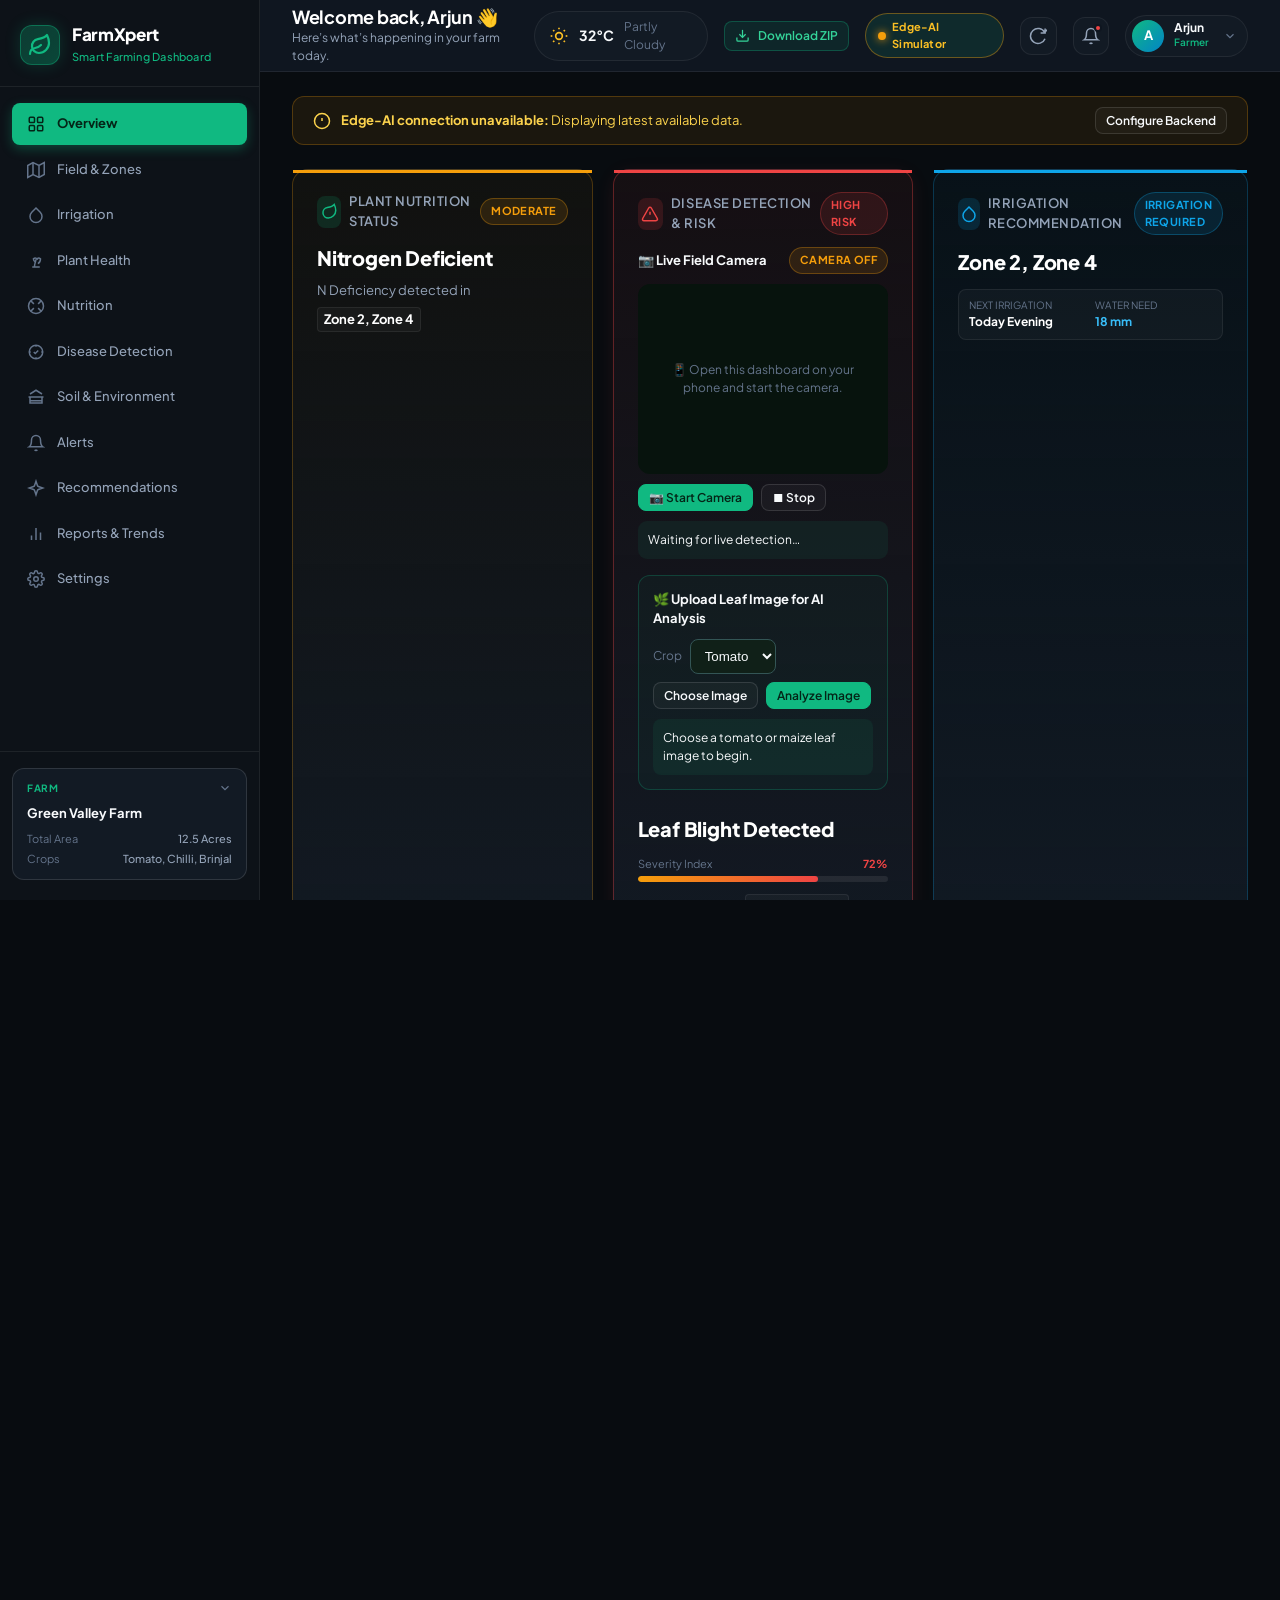
<file: dashboard/index.html>
<!DOCTYPE html>
<html lang="en">
<head>
  <meta charset="UTF-8" />
  <meta name="viewport" content="width=device-width, initial-scale=1.0" />
  <title>FarmXpert – Smart Farming Dashboard</title>
  <meta name="description" content="AI-powered precision agriculture dashboard for real-time farm intelligence, disease detection, soil telemetry, and precision irrigation." />

  <!-- Stylesheets -->
  <link rel="stylesheet" href="css/main.css" />
  <link rel="stylesheet" href="css/components.css" />
  <link rel="stylesheet" href="css/animations.css" />
</head>
<body>
  <div class="app-container">
    <!-- ====================================================================
         1. Left Sidebar Navigation
         ==================================================================== -->
    <aside class="sidebar" id="appSidebar">
      <!-- Sidebar Header -->
      <div class="sidebar-header">
        <div class="brand-logo-icon">
          <svg width="24" height="24" viewBox="0 0 24 24" fill="none" stroke="currentColor" stroke-width="2.2" stroke-linecap="round" stroke-linejoin="round">
            <path d="M11 20A7 7 0 0 1 9.8 6.1C15.5 5 17 4.48 19 2c1 2 2 4.18 2 8 0 5.5-4.78 10-10 10Z"/>
            <path d="M2 21c0-3 1.85-5.36 5.08-6C9.5 14.52 12 13 13 12"/>
          </svg>
        </div>
        <div class="brand-info">
          <h1>FarmXpert</h1>
          <span class="brand-subtitle">Smart Farming Dashboard</span>
        </div>
      </div>

      <!-- Navigation Links -->
      <nav class="sidebar-nav">
        <a href="#overview" class="nav-item active" data-page="overview" id="navOverview">
          <span class="nav-icon">
            <svg width="18" height="18" viewBox="0 0 24 24" fill="none" stroke="currentColor" stroke-width="2">
              <rect x="3" y="3" width="7" height="7" rx="1.5"/>
              <rect x="14" y="3" width="7" height="7" rx="1.5"/>
              <rect x="14" y="14" width="7" height="7" rx="1.5"/>
              <rect x="3" y="14" width="7" height="7" rx="1.5"/>
            </svg>
          </span>
          <span>Overview</span>
        </a>

        <a href="#fields" class="nav-item" data-page="fields" id="navFields">
          <span class="nav-icon">
            <svg width="18" height="18" viewBox="0 0 24 24" fill="none" stroke="currentColor" stroke-width="2">
              <polygon points="1 6 1 22 8 18 16 22 23 18 23 2 16 6 8 2 1 6"/>
              <line x1="8" y1="2" x2="8" y2="18"/>
              <line x1="16" y1="6" x2="16" y2="22"/>
            </svg>
          </span>
          <span>Field & Zones</span>
        </a>

        <a href="#irrigation" class="nav-item" data-page="irrigation" id="navIrrigation">
          <span class="nav-icon">
            <svg width="18" height="18" viewBox="0 0 24 24" fill="none" stroke="currentColor" stroke-width="2">
              <path d="M12 2.69l5.66 5.66a8 8 0 1 1-11.31 0z"/>
            </svg>
          </span>
          <span>Irrigation</span>
        </a>

        <a href="#plant-health" class="nav-item" data-page="plant-health" id="navPlantHealth">
          <span class="nav-icon">
            <svg width="18" height="18" viewBox="0 0 24 24" fill="none" stroke="currentColor" stroke-width="2">
              <path d="M7 20h10"/>
              <path d="M10 20c0-4 1-6 2-10"/>
              <path d="M12 10c1.5-2 4-2.5 6-1 0 3-1.5 5.5-3.5 6.5"/>
              <path d="M12 14c-2-1-3.5-3-3.5-5 2-1.5 4.5-1 6 1"/>
            </svg>
          </span>
          <span>Plant Health</span>
        </a>

        <a href="#nutrition" class="nav-item" data-page="nutrition" id="navNutrition">
          <span class="nav-icon">
            <svg width="18" height="18" viewBox="0 0 24 24" fill="none" stroke="currentColor" stroke-width="2">
              <circle cx="12" cy="12" r="10"/>
              <path d="m4.93 4.93 4.24 4.24"/>
              <path d="m14.83 9.17 4.24-4.24"/>
              <path d="m14.83 14.83 4.24 4.24"/>
              <path d="m9.17 14.83-4.24 4.24"/>
            </svg>
          </span>
          <span>Nutrition</span>
        </a>

        <a href="#disease" class="nav-item" data-page="disease" id="navDisease">
          <span class="nav-icon">
            <svg width="18" height="18" viewBox="0 0 24 24" fill="none" stroke="currentColor" stroke-width="2">
              <circle cx="12" cy="12" r="9"/>
              <path d="m9 12 2 2 4-4"/>
              <path d="M12 3v2"/>
              <path d="M12 19v2"/>
              <path d="M3 12h2"/>
              <path d="M19 12h2"/>
            </svg>
          </span>
          <span>Disease Detection</span>
        </a>

        <a href="#soil" class="nav-item" data-page="soil" id="navSoil">
          <span class="nav-icon">
            <svg width="18" height="18" viewBox="0 0 24 24" fill="none" stroke="currentColor" stroke-width="2">
              <path d="M2 12h20"/>
              <path d="M20 12v8H4v-8"/>
              <path d="M4 17h16"/>
              <path d="M4 8l8-5 8 5"/>
            </svg>
          </span>
          <span>Soil & Environment</span>
        </a>

        <a href="#alerts" class="nav-item" data-page="alerts" id="navAlerts">
          <span class="nav-icon">
            <svg width="18" height="18" viewBox="0 0 24 24" fill="none" stroke="currentColor" stroke-width="2">
              <path d="M18 8A6 6 0 0 0 6 8c0 7-3 9-3 9h18s-3-2-3-9"/>
              <path d="M13.73 21a2 2 0 0 1-3.46 0"/>
            </svg>
          </span>
          <span>Alerts</span>
        </a>

        <a href="#recommendations" class="nav-item" data-page="recommendations" id="navRecommendations">
          <span class="nav-icon">
            <svg width="18" height="18" viewBox="0 0 24 24" fill="none" stroke="currentColor" stroke-width="2">
              <path d="m12 3-1.9 5.8a2 2 0 0 1-1.3 1.3L3 12l5.8 1.9a2 2 0 0 1 1.3 1.3L12 21l1.9-5.8a2 2 0 0 1 1.3-1.3L21 12l-5.8-1.9a2 2 0 0 1-1.3-1.3Z"/>
            </svg>
          </span>
          <span>Recommendations</span>
        </a>

        <a href="#reports" class="nav-item" data-page="reports" id="navReports">
          <span class="nav-icon">
            <svg width="18" height="18" viewBox="0 0 24 24" fill="none" stroke="currentColor" stroke-width="2">
              <line x1="18" y1="20" x2="18" y2="10"/>
              <line x1="12" y1="20" x2="12" y2="4"/>
              <line x1="6" y1="20" x2="6" y2="14"/>
            </svg>
          </span>
          <span>Reports & Trends</span>
        </a>

        <a href="#settings" class="nav-item" data-page="settings" id="navSettings" onclick="modalManager.openApiConfigModal()">
          <span class="nav-icon">
            <svg width="18" height="18" viewBox="0 0 24 24" fill="none" stroke="currentColor" stroke-width="2">
              <circle cx="12" cy="12" r="3"/>
              <path d="M19.4 15a1.65 1.65 0 0 0 .33 1.82l.06.06a2 2 0 0 1 0 2.83 2 2 0 0 1-2.83 0l-.06-.06a1.65 1.65 0 0 0-1.82-.33 1.65 1.65 0 0 0-1 1.51V21a2 2 0 0 1-2 2 2 2 0 0 1-2-2v-.09A1.65 1.65 0 0 0 9 19.4a1.65 1.65 0 0 0-1.82.33l-.06.06a2 2 0 0 1-2.83 0 2 2 0 0 1 0-2.83l.06-.06a1.65 1.65 0 0 0 .33-1.82 1.65 1.65 0 0 0-1.51-1H3a2 2 0 0 1-2-2 2 2 0 0 1 2-2h.09A1.65 1.65 0 0 0 4.6 9a1.65 1.65 0 0 0-.33-1.82l-.06-.06a2 2 0 0 1 0-2.83 2 2 0 0 1 2.83 0l.06.06a1.65 1.65 0 0 0 1.82.33H9a1.65 1.65 0 0 0 1-1.51V3a2 2 0 0 1 2-2 2 2 0 0 1 2 2v.09a1.65 1.65 0 0 0 1 1.51 1.65 1.65 0 0 0 1.82-.33l.06-.06a2 2 0 0 1 2.83 0 2 2 0 0 1 0 2.83l-.06.06a1.65 1.65 0 0 0-.33 1.82V9a1.65 1.65 0 0 0 1.51 1H21a2 2 0 0 1 2 2 2 2 0 0 1-2 2h-.09a1.65 1.65 0 0 0-1.51 1z"/>
            </svg>
          </span>
          <span>Settings</span>
        </a>
      </nav>

      <!-- Sidebar Bottom Farm Selector -->
      <div class="sidebar-footer">
        <div class="farm-selector-card" id="farmSelectorCard" onclick="modalManager.openFarmSwitcherModal()">
          <div class="farm-selector-header">
            <span class="farm-label">Farm</span>
            <svg width="14" height="14" viewBox="0 0 24 24" fill="none" stroke="currentColor" stroke-width="2" style="color:var(--text-muted);">
              <polyline points="6 9 12 15 18 9"/>
            </svg>
          </div>
          <div class="farm-name">Green Valley Farm</div>
          <div class="farm-details">
            <div class="farm-detail-row">
              <span>Total Area</span>
              <span>12.5 Acres</span>
            </div>
            <div class="farm-detail-row">
              <span>Crops</span>
              <span>Tomato, Chilli, Brinjal</span>
            </div>
          </div>
        </div>
      </div>
    </aside>

    <!-- ====================================================================
         2. Main Application Wrapper
         ==================================================================== -->
    <div class="main-wrapper">
      <!-- Top Header -->
      <header class="top-header">
        <div class="header-left">
          <button class="menu-toggle-btn" id="mobileMenuToggle" aria-label="Toggle Navigation Menu">
            <svg width="20" height="20" viewBox="0 0 24 24" fill="none" stroke="currentColor" stroke-width="2">
              <line x1="3" y1="12" x2="21" y2="12"/>
              <line x1="3" y1="6" x2="21" y2="6"/>
              <line x1="3" y1="18" x2="21" y2="18"/>
            </svg>
          </button>
          <div class="welcome-info">
            <h2>Welcome back, Arjun 👋</h2>
            <p>Here’s what’s happening in your farm today.</p>
          </div>
        </div>

        <div class="header-right">
          <!-- Weather Widget -->
          <div class="weather-widget">
            <span class="weather-icon">
              <svg width="20" height="20" viewBox="0 0 24 24" fill="none" stroke="currentColor" stroke-width="2">
                <circle cx="12" cy="12" r="4"/>
                <path d="M12 2v2"/>
                <path d="M12 20v2"/>
                <path d="m4.93 4.93 1.41 1.41"/>
                <path d="m17.66 17.66 1.41 1.41"/>
                <path d="M2 12h2"/>
                <path d="M20 12h2"/>
                <path d="m6.34 17.66-1.41 1.41"/>
                <path d="m19.07 4.93-1.41 1.41"/>
              </svg>
            </span>
            <span class="weather-temp">32°C</span>
            <span class="weather-desc">Partly Cloudy</span>
          </div>

          <!-- Download Project ZIP Button -->
          <a href="farmxpert-dashboard.zip" download="farmxpert-dashboard.zip" class="btn btn-outline btn-sm" id="downloadZipBtn" title="Download entire project as ZIP" style="background: rgba(16, 185, 129, 0.1); border-color: rgba(16, 185, 129, 0.3); color: #34d399;">
            <svg width="15" height="15" viewBox="0 0 24 24" fill="none" stroke="currentColor" stroke-width="2">
              <path d="M21 15v4a2 2 0 0 1-2 2H5a2 2 0 0 1-2-2v-4"/>
              <polyline points="7 10 12 15 17 10"/>
              <line x1="12" y1="15" x2="12" y2="3"/>
            </svg>
            <span>Download ZIP</span>
          </a>

          <!-- Live Edge-AI Connection Pill -->
          <div class="live-edge-badge" id="edgeApiBadge" title="Click to configure Edge-AI endpoint">
            <span class="pulse-dot"></span>
            <span>Edge-AI Stream</span>
          </div>

          <!-- Refresh Data Button -->
          <button class="icon-btn" id="refreshBtn" title="Sync live telemetry">
            <svg width="18" height="18" viewBox="0 0 24 24" fill="none" stroke="currentColor" stroke-width="2">
              <path d="M21.5 2v6h-6M21.34 15.57a10 10 0 1 1-.57-8.38l5.67-5.67"/>
            </svg>
          </button>

          <!-- Notification Bell -->
          <button class="icon-btn" id="notifBellBtn" title="Farm Risk Notifications">
            <svg width="18" height="18" viewBox="0 0 24 24" fill="none" stroke="currentColor" stroke-width="2">
              <path d="M18 8A6 6 0 0 0 6 8c0 7-3 9-3 9h18s-3-2-3-9"/>
              <path d="M13.73 21a2 2 0 0 1-3.46 0"/>
            </svg>
            <span class="notif-badge"></span>
          </button>

          <!-- Farmer Profile Avatar & Dropdown -->
          <div class="profile-card" id="userProfileCard">
            <div class="profile-avatar">A</div>
            <div class="profile-text">
              <span class="profile-name">Arjun</span>
              <span class="profile-role">Farmer</span>
            </div>
            <svg width="14" height="14" viewBox="0 0 24 24" fill="none" stroke="currentColor" stroke-width="2" style="color:var(--text-muted); margin-left:4px;">
              <polyline points="6 9 12 15 18 9"/>
            </svg>
          </div>
        </div>
      </header>

      <!-- Main Dashboard Content -->
      <main class="main-content">
        <!-- Live Connection Notice Banner -->
        <div class="status-banner" id="statusBanner">
          <div class="status-banner-content">
            <svg width="18" height="18" viewBox="0 0 24 24" fill="none" stroke="currentColor" stroke-width="2">
              <circle cx="12" cy="12" r="10"/>
              <line x1="12" y1="8" x2="12" y2="12"/>
              <line x1="12" y1="16" x2="12.01" y2="16"/>
            </svg>
            <span id="statusBannerText">Edge-AI connection unavailable — displaying latest available data.</span>
          </div>
          <button class="btn btn-outline btn-sm" onclick="modalManager.openApiConfigModal()">Configure Backend</button>
        </div>

        <!-- ====================================================================
             3. TOP PRIORITY DECISION CARDS (The Big Three)
             ==================================================================== -->
        <section class="priority-cards-grid">
          <!-- Card 1: Plant Nutrition Status -->
          <div class="priority-card card-nutrition">
            <div class="priority-card-header">
              <div class="priority-card-title-group">
                <div class="priority-card-icon icon-nutrition">
                  <svg width="18" height="18" viewBox="0 0 24 24" fill="none" stroke="currentColor" stroke-width="2">
                    <path d="M11 20A7 7 0 0 1 9.8 6.1C15.5 5 17 4.48 19 2c1 2 2 4.18 2 8 0 5.5-4.78 10-10 10Z"/>
                  </svg>
                </div>
                <span class="priority-card-title">Plant Nutrition Status</span>
              </div>
              <span class="badge badge-warning" id="nutStatusBadge">MODERATE</span>
            </div>

            <div class="priority-card-body">
              <div class="priority-headline" id="nutHeadline">Nitrogen Deficient</div>
              <div class="priority-subtext">
                <span>N Deficiency detected in</span>
                <span class="zone-highlight" id="nutZones">Zone 2, Zone 4</span>
              </div>
            </div>

            <div class="priority-card-footer">
              <button class="btn-link-action" onclick="modalManager.openNutritionModal()">
                <span>View Details</span>
                <span>➔</span>
              </button>
              <span style="font-size:11px; color:var(--text-muted);">Chlorosis detected</span>
            </div>
          </div>

          <!-- Card 2: Disease Detection & Risk -->
          <div class="priority-card card-disease">
            <div class="priority-card-header">
              <div class="priority-card-title-group">
                <div class="priority-card-icon icon-disease">
                  <svg width="18" height="18" viewBox="0 0 24 24" fill="none" stroke="currentColor" stroke-width="2">
                    <path d="m21.73 18-8-14a2 2 0 0 0-3.48 0l-8 14A2 2 0 0 0 4 21h16a2 2 0 0 0 1.73-3Z"/>
                    <line x1="12" y1="9" x2="12" y2="13"/>
                    <line x1="12" y1="17" x2="12.01" y2="17"/>
                  </svg>
                </div>
                <span class="priority-card-title">Disease Detection & Risk</span>
              </div>
              <span class="badge badge-danger" id="disStatusBadge">HIGH RISK</span>
            </div>

            <div class="priority-card-body">
              <div id="liveCameraPanel" style="margin-bottom:16px;">
                <div style="display:flex;justify-content:space-between;align-items:center;margin-bottom:10px;gap:8px;">
                  <strong style="font-size:13px;">📷 Live Field Camera</strong>
                  <span id="cameraStatus" class="badge badge-warning">Camera Off</span>
                </div>
                <div style="position:relative;background:#07130d;border-radius:12px;overflow:hidden;min-height:190px;display:flex;align-items:center;justify-content:center;">
                  <video id="cameraFeed" autoplay playsinline muted style="width:100%;display:none;max-height:280px;object-fit:cover;"></video>
                  <div id="cameraPlaceholder" style="padding:34px 15px;text-align:center;color:var(--text-muted);font-size:12px;">📱 Open this dashboard on your phone and start the camera.</div>
                </div>
                <canvas id="cameraCanvas" style="display:none;"></canvas>
                <div style="display:flex;gap:8px;margin-top:10px;">
                  <button id="startCameraBtn" class="btn btn-primary btn-sm" type="button">📷 Start Camera</button>
                  <button id="stopCameraBtn" class="btn btn-outline btn-sm" type="button" disabled>⏹ Stop</button>
                </div>
                <div id="cameraDetectionResult" style="margin-top:10px;padding:10px;border-radius:9px;background:rgba(16,185,129,.08);font-size:12px;">Waiting for live detection…</div>

              <!-- Upload a leaf image for real backend inference -->
              <div id="farmaxpertUploadPanel" style="margin-top:16px;padding:14px;border:1px solid rgba(16,185,129,.25);border-radius:12px;background:rgba(16,185,129,.045);">
                <div style="font-weight:700;font-size:13px;margin-bottom:10px;">🌿 Upload Leaf Image for AI Analysis</div>
                <div style="display:flex;flex-wrap:wrap;gap:8px;align-items:center;">
                  <label for="farmaxpertCropSelect" style="font-size:12px;color:var(--text-muted);">Crop</label>
                  <select id="farmaxpertCropSelect" style="padding:8px 10px;border-radius:8px;border:1px solid var(--border-color, #355);background:var(--card-bg, #102018);color:var(--text-primary, #fff);">
                    <option value="tomato">Tomato</option>
                    <option value="maize">Maize</option>
                  </select>
                  <input id="farmaxpertLeafFile" type="file" accept="image/png,image/jpeg,image/webp" style="display:none;" />
                  <button id="farmaxpertChooseLeafBtn" class="btn btn-outline btn-sm" type="button">Choose Image</button>
                  <button id="farmaxpertAnalyzeLeafBtn" class="btn btn-primary btn-sm" type="button" disabled>Analyze Image</button>
                </div>
                <div id="farmaxpertUploadPreviewWrap" style="display:none;margin-top:12px;">
                  <img id="farmaxpertUploadPreview" alt="Selected leaf preview" style="display:block;max-width:100%;max-height:240px;object-fit:contain;border-radius:10px;border:1px solid rgba(16,185,129,.25);" />
                  <div id="farmaxpertSelectedFileName" style="font-size:11px;color:var(--text-muted);margin-top:6px;overflow-wrap:anywhere;"></div>
                </div>
                <div id="farmaxpertUploadStatus" role="status" aria-live="polite" style="margin-top:10px;padding:10px;border-radius:8px;background:rgba(16,185,129,.08);font-size:12px;">Choose a tomato or maize leaf image to begin.</div>
                <div id="farmaxpertUploadRecommendation" style="display:none;margin-top:8px;font-size:12px;line-height:1.5;"></div>
                <div id="farmaxpertOpenCVQuality" style="display:none;margin-top:10px;padding:12px;border:1px solid rgba(16,185,129,.3);border-radius:10px;background:rgba(16,185,129,.08);font-size:12px;line-height:1.7;">
                  <strong>🔍 OpenCV Image Quality Analysis</strong>
                  <div id="farmaxpertOpenCVMessage" style="margin-top:6px;">
                    Waiting for image analysis...
                  </div>
                  <div id="farmaxpertOpenCVMetrics" style="margin-top:6px;color:var(--text-muted);"></div>
                </div>

              </div>

              </div>

              <div class="priority-headline" id="disHeadline">Leaf Blight Detected</div>
              <div class="severity-container">
                <div class="severity-label-row">
                  <span>Severity Index</span>
                  <span id="disSeverityVal">72%</span>
                </div>
                <div class="severity-progress-bar">
                  <div class="severity-progress-fill" id="disSeverityBar" style="width: 72%;"></div>
                </div>
              </div>
              <div class="priority-subtext" style="margin-top:4px;">
                <span>Affected Zones:</span>
                <span class="zone-highlight" id="disZones">Zone 2, Zone 4</span>
              </div>
            </div>

            <div class="priority-card-footer">
              <button class="btn-link-action action-danger" onclick="modalManager.openDiseaseModal()">
                <span>View Details</span>
                <span>➔</span>
              </button>
              <span style="font-size:11px; color:#f87171; font-weight:600;">Immediate Spray Req.</span>
            </div>
          </div>

          <!-- Card 3: Irrigation Recommendation -->
          <div class="priority-card card-irrigation">
            <div class="priority-card-header">
              <div class="priority-card-title-group">
                <div class="priority-card-icon icon-irrigation">
                  <svg width="18" height="18" viewBox="0 0 24 24" fill="none" stroke="currentColor" stroke-width="2">
                    <path d="M12 2.69l5.66 5.66a8 8 0 1 1-11.31 0z"/>
                  </svg>
                </div>
                <span class="priority-card-title">Irrigation Recommendation</span>
              </div>
              <span class="badge badge-water" id="irgStatusBadge">IRRIGATION REQUIRED</span>
            </div>

            <div class="priority-card-body">
              <div class="priority-headline" id="irgHeadline">Zone 2, Zone 4</div>
              <div class="priority-meta-grid">
                <div class="priority-meta-item">
                  <span class="priority-meta-label">Next Irrigation</span>
                  <span class="priority-meta-val" id="irgNext">Today Evening</span>
                </div>
                <div class="priority-meta-item">
                  <span class="priority-meta-label">Water Need</span>
                  <span class="priority-meta-val" id="irgNeed" style="color:#38bdf8;">18 mm</span>
                </div>
              </div>
            </div>

            <div class="priority-card-footer">
              <button class="btn-link-action action-water" onclick="modalManager.openIrrigationModal()">
                <span>View Details</span>
                <span>➔</span>
              </button>
              <span style="font-size:11px; color:var(--text-muted);">Drip Valve Ready</span>
            </div>
          </div>
        </section>

        <!-- ====================================================================
             4. MIDDLE SECTION: Field Map & Real-Time Telemetry
             ==================================================================== -->
        <section class="middle-dashboard-grid">
          <!-- Left: Field & Zone Status Card -->
          <div class="card-base field-map-card">
            <div class="card-header-flex">
              <div class="card-title-main">
                <svg width="20" height="20" viewBox="0 0 24 24" fill="none" stroke="currentColor" stroke-width="2" style="color:var(--primary);">
                  <polygon points="1 6 1 22 8 18 16 22 23 18 23 2 16 6 8 2 1 6"/>
                  <line x1="8" y1="2" x2="8" y2="18"/>
                  <line x1="16" y1="6" x2="16" y2="22"/>
                </svg>
                <span>Field & Zone Status</span>
              </div>
              <div style="display:flex; gap:8px;">
                <button class="btn btn-outline btn-sm" id="toggleNdviBtn">🛰️ NDVI View</button>
                <button class="btn btn-primary btn-sm" onclick="modalManager.showToast('High-resolution drone ortho-mosaic loaded', 'info')">View Map</button>
              </div>
            </div>

            <div class="field-map-container">
              <div class="field-map-toolbar">
                <div class="map-legends">
                  <div class="legend-item">
                    <span class="legend-swatch swatch-healthy"></span>
                    <span>Healthy (Zone 1, 3)</span>
                  </div>
                  <div class="legend-item">
                    <span class="legend-swatch swatch-attention"></span>
                    <span>Attention (Zone 4)</span>
                  </div>
                  <div class="legend-item">
                    <span class="legend-swatch swatch-risk"></span>
                    <span>High Risk (Zone 2)</span>
                  </div>
                </div>
                <span style="font-size:11px; color:var(--text-muted);">Click any zone to inspect deep telemetry</span>
              </div>

              <!-- Interactive 4-Zone Field Visual Canvas -->
              <div class="map-visual-canvas-wrapper" id="zoneMapCanvas">
                <!-- Populated dynamically by zoneMap.js -->
              </div>
            </div>
          </div>

          <!-- Right: Sensor Telemetry & Health Gauge Stack -->
          <div class="telemetry-stack">
            <!-- Environmental Conditions -->
            <div class="card-base">
              <div class="card-header-flex" style="margin-bottom:12px;">
                <h3 class="card-title-main" style="font-size:14px;">
                  <svg width="18" height="18" viewBox="0 0 24 24" fill="none" stroke="currentColor" stroke-width="2" style="color:#fbbf24;">
                    <circle cx="12" cy="12" r="5"/>
                    <line x1="12" y1="1" x2="12" y2="3"/>
                    <line x1="12" y1="21" x2="12" y2="23"/>
                  </svg>
                  <span>Environmental Conditions</span>
                </h3>
                <span class="badge badge-healthy" style="font-size:9px;">Live Sensors</span>
              </div>

              <div class="sensor-grid-2x2">
                <div class="sensor-metric-card">
                  <div class="sensor-icon-box icon-temp">🌡️</div>
                  <div class="sensor-metric-info">
                    <span class="sensor-metric-label">Temperature</span>
                    <span class="sensor-metric-value" id="envTemp">32.5°C</span>
                  </div>
                </div>

                <div class="sensor-metric-card">
                  <div class="sensor-icon-box icon-hum">💧</div>
                  <div class="sensor-metric-info">
                    <span class="sensor-metric-label">Humidity</span>
                    <span class="sensor-metric-value" id="envHum">78%</span>
                  </div>
                </div>

                <div class="sensor-metric-card">
                  <div class="sensor-icon-box icon-light">☀️</div>
                  <div class="sensor-metric-info">
                    <span class="sensor-metric-label">Light Intensity</span>
                    <span class="sensor-metric-value" id="envLight">650 lux</span>
                  </div>
                </div>

                <div class="sensor-metric-card">
                  <div class="sensor-icon-box icon-wind">💨</div>
                  <div class="sensor-metric-info">
                    <span class="sensor-metric-label">Wind Speed</span>
                    <span class="sensor-metric-value" id="envWind">12 km/h</span>
                  </div>
                </div>
              </div>
            </div>

            <!-- Soil Condition -->
            <div class="card-base">
              <div class="card-header-flex" style="margin-bottom:12px;">
                <h3 class="card-title-main" style="font-size:14px;">
                  <svg width="18" height="18" viewBox="0 0 24 24" fill="none" stroke="currentColor" stroke-width="2" style="color:var(--primary);">
                    <path d="M2 12h20"/>
                    <path d="M20 12v8H4v-8"/>
                  </svg>
                  <span>Soil Condition</span>
                </h3>
                <span class="badge badge-water" style="font-size:9px;">Root Zone</span>
              </div>

              <div class="sensor-grid-2x2">
                <div class="sensor-metric-card">
                  <div class="sensor-icon-box icon-moist">🌊</div>
                  <div class="sensor-metric-info">
                    <span class="sensor-metric-label">Soil Moisture</span>
                    <span class="sensor-metric-value" id="soilMoist">32%</span>
                  </div>
                </div>

                <div class="sensor-metric-card">
                  <div class="sensor-icon-box icon-ph">🧪</div>
                  <div class="sensor-metric-info">
                    <span class="sensor-metric-label">Soil pH</span>
                    <span class="sensor-metric-value" id="soilPh">6.8 pH</span>
                  </div>
                </div>

                <div class="sensor-metric-card">
                  <div class="sensor-icon-box icon-ec">⚡</div>
                  <div class="sensor-metric-info">
                    <span class="sensor-metric-label">Conductivity (EC)</span>
                    <span class="sensor-metric-value" id="soilEc">1.2 dS/m</span>
                  </div>
                </div>

                <div class="sensor-metric-card">
                  <div class="sensor-icon-box icon-soilhealth">🌱</div>
                  <div class="sensor-metric-info">
                    <span class="sensor-metric-label">Soil Health</span>
                    <span class="sensor-metric-value" id="soilHealth" style="color:#34d399;">Good</span>
                  </div>
                </div>
              </div>
            </div>

            <!-- Crop / Plant Health Score -->
            <div class="card-base">
              <div class="card-header-flex" style="margin-bottom:12px;">
                <h3 class="card-title-main" style="font-size:14px;">
                  <svg width="18" height="18" viewBox="0 0 24 24" fill="none" stroke="currentColor" stroke-width="2" style="color:var(--primary);">
                    <circle cx="12" cy="12" r="10"/>
                    <path d="M12 6v6l4 2"/>
                  </svg>
                  <span>Crop / Plant Health Score</span>
                </h3>
                <button class="btn-link-action" style="font-size:11px;" onclick="modalManager.openNutritionModal()">Analysis ➔</button>
              </div>

              <div class="gauge-wrapper">
                <div class="gauge-canvas-container" id="gaugeCanvasContainer">
                  <!-- SVG Gauge rendered by gauge.js -->
                </div>
                <div class="gauge-breakdown-list" id="gaugeBreakdownContainer">
                  <!-- Sub-metrics rendered by gauge.js -->
                </div>
              </div>
            </div>
          </div>
        </section>

        <!-- ====================================================================
             5. ALERTS & AI RECOMMENDED ACTIONS
             ==================================================================== -->
        <section class="alerts-recs-grid">
          <!-- Early Risk / Threat Alerts -->
          <div class="card-base">
            <div class="card-header-flex">
              <div class="card-title-main">
                <svg width="20" height="20" viewBox="0 0 24 24" fill="none" stroke="currentColor" stroke-width="2" style="color:#ef4444;">
                  <path d="M18 8A6 6 0 0 0 6 8c0 7-3 9-3 9h18s-3-2-3-9"/>
                  <path d="M13.73 21a2 2 0 0 1-3.46 0"/>
                </svg>
                <span>Early Risk / Threat Alerts</span>
              </div>
              <button class="btn btn-outline btn-sm" onclick="modalManager.openAllAlertsModal()">View All</button>
            </div>

            <div class="alerts-list">
              <!-- Alert 1 -->
              <div class="alert-item alert-danger" onclick="modalManager.openDiseaseModal()" style="cursor:pointer;">
                <div class="alert-item-icon">⚠️</div>
                <div class="alert-item-content">
                  <div style="display:flex; justify-content:space-between; align-items:center;">
                    <div class="alert-item-title">High Disease Risk in Zone 2</div>
                    <span class="badge badge-danger">High Risk</span>
                  </div>
                  <div class="alert-item-desc">“Leaf Blight is spreading. Immediate action required.”</div>
                </div>
              </div>

              <!-- Alert 2 -->
              <div class="alert-item alert-warning" onclick="modalManager.openIrrigationModal()" style="cursor:pointer;">
                <div class="alert-item-icon">💧</div>
                <div class="alert-item-content">
                  <div style="display:flex; justify-content:space-between; align-items:center;">
                    <div class="alert-item-title">Soil Moisture Low in Zone 4</div>
                    <span class="badge badge-warning">Attention</span>
                  </div>
                  <div class="alert-item-desc">“Soil moisture dropped below optimal level.”</div>
                </div>
              </div>
            </div>
          </div>

          <!-- AI Recommended Actions -->
          <div class="card-base">
            <div class="card-header-flex">
              <div class="card-title-main">
                <svg width="20" height="20" viewBox="0 0 24 24" fill="none" stroke="currentColor" stroke-width="2" style="color:var(--primary);">
                  <path d="m12 3-1.9 5.8a2 2 0 0 1-1.3 1.3L3 12l5.8 1.9a2 2 0 0 1 1.3 1.3L12 21l1.9-5.8a2 2 0 0 1 1.3-1.3L21 12l-5.8-1.9a2 2 0 0 1-1.3-1.3Z"/>
                </svg>
                <span>AI Recommended Actions</span>
              </div>
              <button class="btn btn-outline btn-sm" onclick="modalManager.openAllRecsModal()">View All Recommendations</button>
            </div>

            <div class="recs-list">
              <div class="rec-item">
                <div class="rec-left">
                  <div class="rec-num">1</div>
                  <div class="rec-text">“Irrigate Zone 2 and Zone 4 today evening.”</div>
                </div>
                <button class="rec-action-btn" onclick="modalManager.openIrrigationModal()">Schedule</button>
              </div>

              <div class="rec-item">
                <div class="rec-left">
                  <div class="rec-num">2</div>
                  <div class="rec-text">“Apply nitrogen fertilizer in Zone 2.”</div>
                </div>
                <button class="rec-action-btn" onclick="modalManager.openNutritionModal()">Fertigate</button>
              </div>

              <div class="rec-item">
                <div class="rec-left">
                  <div class="rec-num">3</div>
                  <div class="rec-text">“Inspect plants in Zone 2 for Leaf Blight.”</div>
                </div>
                <button class="rec-action-btn" onclick="modalManager.openDiseaseModal()">Inspect</button>
              </div>

              <div class="rec-item">
                <div class="rec-left">
                  <div class="rec-num">4</div>
                  <div class="rec-text">“Maintain soil moisture between 30% – 60%.”</div>
                </div>
                <button class="rec-action-btn" onclick="modalManager.showToast('Automated moisture regulation enabled', 'success')">Enable Auto</button>
              </div>
            </div>
          </div>
        </section>

        <!-- ====================================================================
             6. HISTORICAL FARM HEALTH TREND CHART
             ==================================================================== -->
        <section class="card-base trend-card-wrapper">
          <div class="card-header-flex">
            <div class="card-title-main">
              <svg width="20" height="20" viewBox="0 0 24 24" fill="none" stroke="currentColor" stroke-width="2" style="color:var(--primary);">
                <polyline points="22 12 18 12 15 21 9 3 6 12 2 12"/>
              </svg>
              <span>Farm Health Trend</span>
            </div>

            <div class="time-filter-group">
              <button class="time-filter-btn" data-range="24hours">24 Hours</button>
              <button class="time-filter-btn active" data-range="7days">7 Days</button>
              <button class="time-filter-btn" data-range="30days">30 Days</button>
            </div>
          </div>

          <!-- Trend Chart Canvas Container -->
          <div class="trend-canvas-container" id="trendChartContainer">
            <!-- Rendered by charts.js -->
          </div>

          <!-- Chart Legends -->
          <div class="chart-legends-bar">
            <div class="chart-legend-item">
              <span class="chart-line-indicator indicator-health"></span>
              <span>Overall Health</span>
            </div>
            <div class="chart-legend-item">
              <span class="chart-line-indicator indicator-disease"></span>
              <span>Disease Risk</span>
            </div>
            <div class="chart-legend-item">
              <span class="chart-line-indicator indicator-moisture"></span>
              <span>Soil Moisture</span>
            </div>
          </div>
        </section>

        <!-- ====================================================================
             7. QUICK SUMMARY (Bottom 5 Cards)
             ==================================================================== -->
        <section style="margin-top: 10px;">
          <div class="card-header-flex" style="margin-bottom: 14px;">
            <h3 class="card-title-main" style="font-size:16px;">Quick Summary</h3>
            <span style="font-size:11px; color:var(--text-muted);">Aggregate farm metrics today</span>
          </div>

          <div class="quick-summary-grid">
            <!-- 1. Total Plants -->
            <div class="summary-card">
              <div class="summary-icon-box summary-total">🌱</div>
              <div class="summary-info">
                <span class="summary-label">Total Plants</span>
                <span class="summary-val" id="sumTotalPlants">5,420</span>
              </div>
            </div>

            <!-- 2. Healthy Plants -->
            <div class="summary-card">
              <div class="summary-icon-box summary-healthy">🛡️</div>
              <div class="summary-info">
                <span class="summary-label">Healthy Plants</span>
                <span class="summary-val" id="sumHealthyPlants" style="color:#34d399;">76%</span>
              </div>
            </div>

            <!-- 3. Diseased Plants -->
            <div class="summary-card">
              <div class="summary-icon-box summary-diseased">⚠️</div>
              <div class="summary-info">
                <span class="summary-label">Diseased Plants</span>
                <span class="summary-val" id="sumDiseasedPlants" style="color:#f87171;">12%</span>
              </div>
            </div>

            <!-- 4. Water Used Today -->
            <div class="summary-card">
              <div class="summary-icon-box summary-water">💧</div>
              <div class="summary-info">
                <span class="summary-label">Water Used Today</span>
                <span class="summary-val" id="sumWaterUsed" style="color:#38bdf8;">1,250 L</span>
              </div>
            </div>

            <!-- 5. Estimated Yield (Purple) -->
            <div class="summary-card" style="border-color: rgba(168, 85, 247, 0.2);">
              <div class="summary-icon-box summary-yield">🍇</div>
              <div class="summary-info">
                <span class="summary-label">Estimated Yield</span>
                <span class="summary-val" id="sumYield" style="color:#c084fc;">2.8 Tons/acre</span>
              </div>
            </div>
          </div>
        </section>
      </main>
    </div>
  </div>

  <!-- Global Modal Overlay -->
  <div class="modal-overlay" id="globalModalOverlay">
    <div class="modal-container" id="globalModalContainer">
      <!-- Injected by modals.js -->
    </div>
  </div>

  <!-- Toast Notification Root -->
  <div id="toastContainer" class="toast-container"></div>

  <!-- Application Scripts -->
  <script src="js/mockData.js"></script>
  <script src="js/apiService.js"></script>
  <script src="js/zoneMap.js"></script>
  <script src="js/gauge.js"></script>
  <script src="js/charts.js"></script>
  <script src="js/modals.js"></script>
  <script src="js/app.js"></script>
</body>
</html>
</file>
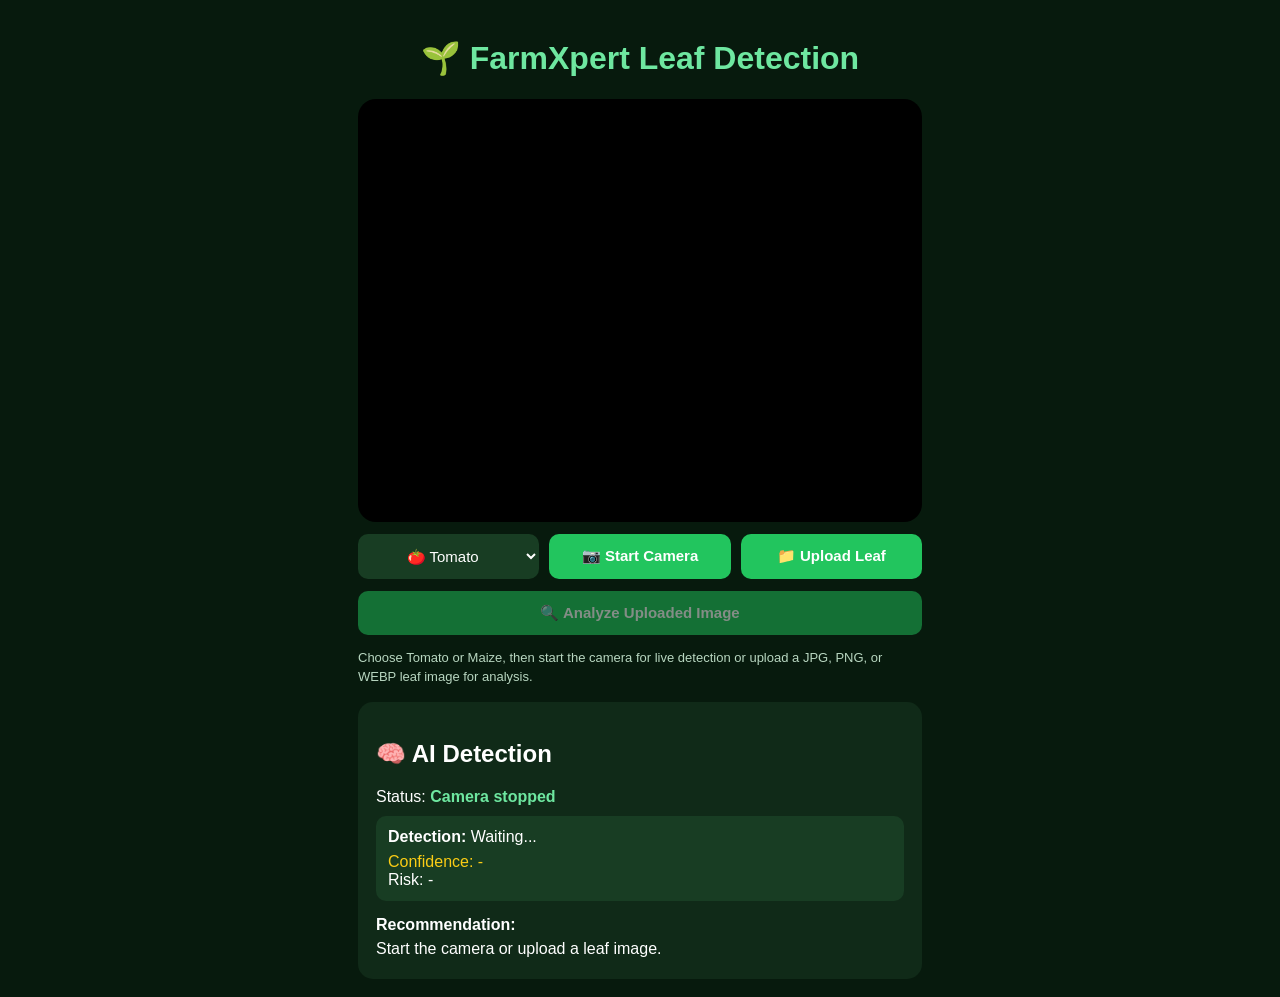
<file: dashboard/camera.html>
<!DOCTYPE html>
<html lang="en">
<head>
    <meta charset="UTF-8">
    <meta name="viewport" content="width=device-width, initial-scale=1.0">
    <title>FarmXpert Leaf Detection</title>

    <style>
        * { box-sizing: border-box; }

        body {
            margin: 0;
            font-family: Arial, sans-serif;
            background: #071a0d;
            color: white;
            min-height: 100vh;
            display: flex;
            justify-content: center;
        }

        .container {
            width: 100%;
            max-width: 600px;
            padding: 18px;
        }

        h1 {
            text-align: center;
            color: #6ee7a0;
        }

        .camera-box {
            background: #102a18;
            border-radius: 18px;
            overflow: hidden;
        }

        video, #preview {
            width: 100%;
            display: block;
            background: black;
            aspect-ratio: 4 / 3;
            object-fit: contain;
        }

        #preview { display: none; }

        .controls {
            margin-top: 12px;
            display: flex;
            gap: 10px;
            flex-wrap: wrap;
        }

        select, button, .upload-label {
            flex: 1;
            min-width: 130px;
            padding: 13px;
            border: none;
            border-radius: 10px;
            font-size: 15px;
            text-align: center;
        }

        select {
            background: #183d23;
            color: white;
        }

        button, .upload-label {
            background: #22c55e;
            color: white;
            font-weight: bold;
            cursor: pointer;
        }

        button.stop { background: #dc2626; }
        button:disabled { opacity: 0.5; cursor: not-allowed; }

        #fileInput { display: none; }

        .result {
            margin-top: 15px;
            padding: 18px;
            background: #102a18;
            border-radius: 15px;
        }

        .status { color: #6ee7a0; font-weight: bold; }

        .detection {
            margin-top: 10px;
            padding: 12px;
            background: #183d23;
            border-radius: 10px;
            overflow-wrap: anywhere;
        }

        .confidence {
            margin-top: 7px;
            color: #facc15;
        }

        .recommendation {
            margin-top: 12px;
            line-height: 1.5;
        }

        .hint {
            color: #b8d6c0;
            font-size: 13px;
            line-height: 1.5;
        }

        canvas { display: none; }
    </style>
</head>

<body>
<div class="container">

    <h1>🌱 FarmXpert Leaf Detection</h1>

    <div class="camera-box">
        <video id="camera" autoplay playsinline></video>
        <img id="preview" alt="Selected leaf preview">
    </div>

    <div class="controls">
        <select id="crop" aria-label="Select crop">
            <option value="tomato">🍅 Tomato</option>
            <option value="maize">🌽 Maize</option>
        </select>

        <button id="startBtn">📷 Start Camera</button>

        <label class="upload-label" for="fileInput">
            📁 Upload Leaf
        </label>
        <input
            id="fileInput"
            type="file"
            accept="image/jpeg,image/png,image/webp"
        >
    </div>

    <div class="controls">
        <button id="analyzeBtn" disabled>🔍 Analyze Uploaded Image</button>
    </div>

    <p class="hint">
        Choose Tomato or Maize, then start the camera for live detection
        or upload a JPG, PNG, or WEBP leaf image for analysis.
    </p>

    <div class="result">
        <h2>🧠 AI Detection</h2>

        <div>Status: <span id="status" class="status">Camera stopped</span></div>

        <div class="detection">
            <strong>Detection:</strong>
            <span id="disease">Waiting...</span>

            <div class="confidence">
                Confidence: <span id="confidence">-</span>
            </div>

            <div>Risk: <span id="risk">-</span></div>
        </div>
        
        
        <div class="recommendation">
            <strong>Recommendation:</strong>
            <div id="recommendation">Start the camera or upload a leaf image.</div>
        </div>

        <div id="opencvQualityStatus"
            class="detection"
            style="display: none;">
           <strong>OpenCV Image Quality:</strong>
           <div id="qualityMessage">Waiting for image analysis...</div>
        </div>

        
    </div>
</div>

<canvas id="canvas"></canvas>

<script>
console.log("FARMAXPERT CAMERA FILE LOADED");
const video = document.getElementById("camera");
const preview = document.getElementById("preview");
const canvas = document.getElementById("canvas");
const startBtn = document.getElementById("startBtn");
const cropSelect = document.getElementById("crop");
const fileInput = document.getElementById("fileInput");
const analyzeBtn = document.getElementById("analyzeBtn");

const statusText = document.getElementById("status");
const diseaseText = document.getElementById("disease");
const confidenceText = document.getElementById("confidence");
const riskText = document.getElementById("risk");
const recommendationText = document.getElementById("recommendation");
const qualityBox = document.getElementById("opencvQualityStatus");
const qualityMessage = document.getElementById("qualityMessage");

let stream = null;
let running = false;
let timer = null;
let selectedFile = null;
let requestInProgress = false;

function setStatus(message) {
    statusText.textContent = message;
}

function stopCamera() {
    running = false;

    if (timer) {
        clearInterval(timer);
        timer = null;
    }

    if (stream) {
        stream.getTracks().forEach(track => track.stop());
        stream = null;
    }

    video.srcObject = null;
    startBtn.textContent = "📷 Start Camera";
    startBtn.classList.remove("stop");
}

startBtn.addEventListener("click", async () => {
    if (running) {
        stopCamera();
        setStatus("Camera stopped");
        return;
    }

    try {
        preview.style.display = "none";
        video.style.display = "block";

        stream = await navigator.mediaDevices.getUserMedia({
            video: { facingMode: { ideal: "environment" } },
            audio: false
        });

        video.srcObject = stream;
        await video.play();

        running = true;
        startBtn.textContent = "⛔ Stop Camera";
        startBtn.classList.add("stop");
        setStatus("Camera running");

        startDetection();
    } catch (error) {
        console.error(error);
        setStatus("Camera unavailable");
        alert("Allow camera access or use Upload Leaf instead.");
    }
});

function startDetection() {
    if (timer) clearInterval(timer);

    // Analyze a frame every 1.5 seconds.
    timer = setInterval(() => {
        if (running && !requestInProgress) {
            sendFrameToAI();
        }
    }, 1500);
}

async function sendImageToAI(blob, filename) {
    if (requestInProgress) return;

    requestInProgress = true;
    setStatus("Analyzing image...");

    const formData = new FormData();
    formData.append("file", blob, filename);

    try {
        const crop = cropSelect.value;
        const apiBaseUrl =
    localStorage.getItem('farmxpert_api_url') ||
    `${window.location.protocol}//${window.location.hostname}:8000/api/v1`;

const apiUrl = `${apiBaseUrl}/inference/image?crop=${encodeURIComponent(crop)}`;

const response = await fetch(apiUrl, {
    method: "POST",
    body: formData
});

        if (!response.ok) {
            throw new Error(`Server returned HTTP ${response.status}`);
        }

        
        
        const data = await response.json();
        
        // Update disease prediction and recommendation
        updateResult(data);

        // Display OpenCV image quality
        const opencv = data.opencv;
        const qualityBox =
            document.getElementById("opencvQualityStatus");
        const qualityMessage =
            document.getElementById("qualityMessage");
        console.log("FARMAXPERT API DATA:", data);
        console.log("OPENCV QUALITY:", data.opencv);
        console.log("QUALITY PANEL:", qualityBox);
        if (opencv && qualityBox && qualityMessage) {
            qualityBox.style.display = "block";

            if (opencv.quality_warnings &&
                opencv.quality_warnings.length > 0) {
                qualityMessage.textContent =
                    "⚠️ RETAKE RECOMMENDED: " +
                    opencv.quality_warnings.join(" ");

                qualityBox.style.backgroundColor = "#fff3cd";
                qualityBox.style.color = "#664d03";
            } else {
                qualityMessage.textContent =
                    "✅ " + opencv.image_quality +
                    " | Brightness: " + opencv.brightness +
                    " | Sharpness: " + opencv.sharpness;

                qualityBox.style.backgroundColor = "#d1e7dd";
                qualityBox.style.color = "#0f5132";
            }
        } else {
            console.error(
                "Quality display elements or OpenCV data missing.",
                { opencv, qualityBox, qualityMessage }
            );
        }

    } catch (error) {
        console.error("AI request failed:", error);
        setStatus("AI request failed: check API connection");
        recommendationText.textContent =
            "Check that the backend is running and this page can reach its API.";
    } finally {
        requestInProgress = false;
    }
}

function sendFrameToAI() {
    if (!video.videoWidth || !video.videoHeight) return;

    canvas.width = video.videoWidth;
    canvas.height = video.videoHeight;

    const ctx = canvas.getContext("2d");
    ctx.drawImage(video, 0, 0, canvas.width, canvas.height);

    canvas.toBlob(blob => {
        if (blob && running) {
            sendImageToAI(blob, "camera_frame.jpg");
        }
    }, "image/jpeg", 0.85);
}

fileInput.addEventListener("change", () => {
    const file = fileInput.files[0];
    if (!file) return;

    if (!["image/jpeg", "image/png", "image/webp"].includes(file.type)) {
        alert("Please choose a JPG, PNG, or WEBP image.");
        fileInput.value = "";
        return;
    }

    stopCamera();
    selectedFile = file;

    preview.src = URL.createObjectURL(file);
    preview.style.display = "block";
    video.style.display = "none";

    analyzeBtn.disabled = false;
    setStatus("Image selected — ready to analyze");
    diseaseText.textContent = "Waiting for analysis...";
    confidenceText.textContent = "-";
    riskText.textContent = "-";
    recommendationText.textContent =
        "Check the preview, choose the correct crop, then click Analyze Uploaded Image.";
});

analyzeBtn.addEventListener("click", async () => {
    if (!selectedFile) return;

    await sendImageToAI(selectedFile, selectedFile.name);
});

cropSelect.addEventListener("change", () => {
    if (running) {
        setStatus("Crop changed — next frame will use the selected crop");
    }
});

function updateResult(data) {
    setStatus("🟢 AI analysis complete");
    diseaseText.textContent = data.disease_name ?? "No disease label returned";

    const confidence = Number(data.confidence);
    confidenceText.textContent = Number.isFinite(confidence)
        ? `${(confidence * 100).toFixed(1)}%`
        : "-";

    riskText.textContent = data.risk ?? "Not provided";
    recommendationText.textContent =
        data.recommendation ?? "Continue monitoring.";
}
</script>
</body>
</html>
</file>
<file: dashboard/css/main.css>
/* FarmXpert - Modern Dark Theme Precision Agriculture Design System */
@import url('https://fonts.googleapis.com/css2?family=Plus+Jakarta+Sans:wght@300;400;500;600;700;800&family=JetBrains+Mono:wght@400;500;600&display=swap');

:root {
  /* Surface & Background Colors */
  --bg-app: #080c10;
  --bg-sidebar: #0d1218;
  --bg-header: #0f1620;
  --bg-card: #121a24;
  --bg-card-hover: #172230;
  --bg-card-elevated: #1b2737;
  --bg-surface-subtle: rgba(255, 255, 255, 0.03);
  --bg-input: #0b1016;

  /* Border & Dividers */
  --border-subtle: rgba(255, 255, 255, 0.07);
  --border-medium: rgba(255, 255, 255, 0.12);
  --border-active: rgba(16, 185, 129, 0.35);

  /* Primary Accent: Agricultural Green */
  --primary: #10b981;
  --primary-hover: #059669;
  --primary-light: rgba(16, 185, 129, 0.15);
  --primary-glow: rgba(16, 185, 129, 0.3);

  /* Semantic Health & Status Palette */
  --status-healthy: #10b981;
  --status-healthy-bg: rgba(16, 185, 129, 0.12);
  --status-healthy-border: rgba(16, 185, 129, 0.3);

  --status-warning: #f59e0b;
  --status-warning-bg: rgba(245, 158, 11, 0.12);
  --status-warning-border: rgba(245, 158, 11, 0.3);

  --status-danger: #ef4444;
  --status-danger-bg: rgba(239, 68, 68, 0.12);
  --status-danger-border: rgba(239, 68, 68, 0.3);

  --status-water: #0ea5e9;
  --status-water-bg: rgba(14, 165, 233, 0.12);
  --status-water-border: rgba(14, 165, 233, 0.3);

  --status-yield: #a855f7;
  --status-yield-bg: rgba(168, 85, 247, 0.12);
  --status-yield-border: rgba(168, 85, 247, 0.3);

  /* Typography Colors */
  --text-primary: #f8fafc;
  --text-secondary: #94a3b8;
  --text-muted: #64748b;
  --text-inverse: #0f172a;

  /* Typography */
  --font-main: 'Plus Jakarta Sans', -apple-system, BlinkMacSystemFont, 'Segoe UI', Roboto, sans-serif;
  --font-mono: 'JetBrains Mono', monospace;

  /* Shadows & Elevations */
  --shadow-sm: 0 1px 2px 0 rgba(0, 0, 0, 0.3);
  --shadow-card: 0 4px 16px -2px rgba(0, 0, 0, 0.4), 0 2px 6px -1px rgba(0, 0, 0, 0.2);
  --shadow-glow-green: 0 0 24px -4px rgba(16, 185, 129, 0.25);
  --shadow-glow-red: 0 0 24px -4px rgba(239, 68, 68, 0.25);
  --shadow-glow-blue: 0 0 24px -4px rgba(14, 165, 233, 0.25);
  --shadow-glow-amber: 0 0 24px -4px rgba(245, 158, 11, 0.25);

  /* Radii & Layout */
  --radius-xs: 4px;
  --radius-sm: 8px;
  --radius-md: 12px;
  --radius-lg: 16px;
  --radius-xl: 20px;
  --radius-pill: 9999px;

  --sidebar-width: 260px;
  --header-height: 72px;
  --transition-fast: 0.18s ease;
  --transition-base: 0.25s ease;
  --transition-smooth: 0.35s cubic-bezier(0.16, 1, 0.3, 1);
}

/* Base Reset */
*, *::before, *::after {
  box-sizing: border-box;
  margin: 0;
  padding: 0;
}

html, body {
  width: 100%;
  height: 100%;
  background-color: var(--bg-app);
  color: var(--text-primary);
  font-family: var(--font-main);
  font-size: 14px;
  line-height: 1.5;
  -webkit-font-smoothing: antialiased;
  -moz-osx-font-smoothing: grayscale;
  overflow-x: hidden;
}

/* Custom Scrollbars */
::-webkit-scrollbar {
  width: 6px;
  height: 6px;
}
::-webkit-scrollbar-track {
  background: var(--bg-app);
}
::-webkit-scrollbar-thumb {
  background: rgba(255, 255, 255, 0.15);
  border-radius: 4px;
}
::-webkit-scrollbar-thumb:hover {
  background: rgba(255, 255, 255, 0.25);
}

/* App Shell Layout */
.app-container {
  display: flex;
  min-height: 100vh;
  background-color: var(--bg-app);
  position: relative;
}

/* Main Content Area */
.main-wrapper {
  flex: 1;
  margin-left: var(--sidebar-width);
  display: flex;
  flex-direction: column;
  min-width: 0;
  transition: margin-left var(--transition-smooth);
}

.main-content {
  flex: 1;
  padding: 24px 32px 48px 32px;
  max-width: 1680px;
  width: 100%;
  margin: 0 auto;
}

/* Typography Utility */
h1, h2, h3, h4, h5, h6 {
  font-weight: 700;
  color: var(--text-primary);
  line-height: 1.25;
  letter-spacing: -0.015em;
}

.text-muted {
  color: var(--text-muted);
}
.text-secondary {
  color: var(--text-secondary);
}
.font-mono {
  font-family: var(--font-mono);
}

/* Badge Utilities */
.badge {
  display: inline-flex;
  align-items: center;
  gap: 6px;
  padding: 4px 10px;
  border-radius: var(--radius-pill);
  font-size: 11px;
  font-weight: 700;
  letter-spacing: 0.04em;
  text-transform: uppercase;
  border: 1px solid transparent;
}

.badge-healthy {
  background: var(--status-healthy-bg);
  color: var(--status-healthy);
  border-color: var(--status-healthy-border);
}

.badge-warning {
  background: var(--status-warning-bg);
  color: var(--status-warning);
  border-color: var(--status-warning-border);
}

.badge-danger {
  background: var(--status-danger-bg);
  color: var(--status-danger);
  border-color: var(--status-danger-border);
}

.badge-water {
  background: var(--status-water-bg);
  color: var(--status-water);
  border-color: var(--status-water-border);
}

.badge-purple {
  background: var(--status-yield-bg);
  color: var(--status-yield);
  border-color: var(--status-yield-border);
}

/* Buttons */
.btn {
  display: inline-flex;
  align-items: center;
  justify-content: center;
  gap: 8px;
  padding: 8px 16px;
  border-radius: var(--radius-sm);
  font-family: var(--font-main);
  font-size: 13px;
  font-weight: 600;
  cursor: pointer;
  border: 1px solid transparent;
  transition: all var(--transition-fast);
  text-decoration: none;
  white-space: nowrap;
}

.btn-primary {
  background: var(--primary);
  color: #042517;
  border-color: var(--primary);
}
.btn-primary:hover {
  background: #22c55e;
  box-shadow: 0 0 12px var(--primary-glow);
}

.btn-outline {
  background: var(--bg-surface-subtle);
  color: var(--text-primary);
  border-color: var(--border-medium);
}
.btn-outline:hover {
  background: var(--bg-card-hover);
  border-color: rgba(255, 255, 255, 0.25);
  color: #ffffff;
}

.btn-ghost {
  background: transparent;
  color: var(--text-secondary);
}
.btn-ghost:hover {
  background: var(--bg-surface-subtle);
  color: var(--text-primary);
}

.btn-sm {
  padding: 5px 10px;
  font-size: 12px;
}

.btn-link-action {
  background: none;
  border: none;
  padding: 0;
  color: var(--primary);
  font-size: 12px;
  font-weight: 600;
  cursor: pointer;
  display: inline-flex;
  align-items: center;
  gap: 4px;
  transition: color var(--transition-fast);
}
.btn-link-action:hover {
  color: #34d399;
  text-decoration: underline;
}

.btn-link-action.action-danger {
  color: var(--status-danger);
}
.btn-link-action.action-danger:hover {
  color: #f87171;
}

.btn-link-action.action-water {
  color: var(--status-water);
}
.btn-link-action.action-water:hover {
  color: #38bdf8;
}

/* Offline / Fallback Notice Banner */
.status-banner {
  display: flex;
  align-items: center;
  justify-content: space-between;
  padding: 10px 20px;
  background: rgba(245, 158, 11, 0.08);
  border: 1px solid rgba(245, 158, 11, 0.25);
  border-radius: var(--radius-md);
  margin-bottom: 24px;
  font-size: 13px;
  color: #fcd34d;
}

.status-banner.banner-connected {
  background: rgba(16, 185, 129, 0.08);
  border-color: rgba(16, 185, 129, 0.25);
  color: #6ee7b7;
}

.status-banner-content {
  display: flex;
  align-items: center;
  gap: 10px;
}

/* Media Queries */
@media (max-width: 1200px) {
  .main-content {
    padding: 20px;
  }
}

@media (max-width: 992px) {
  .main-wrapper {
    margin-left: 0;
  }
}
</file>
<file: dashboard/css/components.css>
/* FarmXpert - Specific Components, Cards, Map, Gauges, and Modals */

/* ==========================================================================
   1. Left Sidebar
   ========================================================================== */
.sidebar {
  width: var(--sidebar-width);
  height: 100vh;
  position: fixed;
  top: 0;
  left: 0;
  background-color: var(--bg-sidebar);
  border-right: 1px solid var(--border-subtle);
  display: flex;
  flex-direction: column;
  z-index: 100;
  transition: transform var(--transition-smooth);
}

.sidebar-header {
  padding: 24px 20px 20px 20px;
  display: flex;
  align-items: center;
  gap: 12px;
  border-bottom: 1px solid var(--border-subtle);
}

.brand-logo-icon {
  width: 40px;
  height: 40px;
  border-radius: var(--radius-md);
  background: linear-gradient(135deg, rgba(16, 185, 129, 0.25), rgba(5, 150, 105, 0.4));
  border: 1px solid rgba(16, 185, 129, 0.4);
  display: flex;
  align-items: center;
  justify-content: center;
  color: var(--primary);
  box-shadow: 0 0 16px rgba(16, 185, 129, 0.2);
}

.brand-info h1 {
  font-size: 17px;
  font-weight: 800;
  letter-spacing: -0.02em;
  color: #ffffff;
}

.brand-info .brand-subtitle {
  font-size: 11px;
  font-weight: 500;
  color: var(--primary);
  letter-spacing: 0.02em;
}

.sidebar-nav {
  flex: 1;
  padding: 16px 12px;
  overflow-y: auto;
  display: flex;
  flex-direction: column;
  gap: 4px;
}

.nav-item {
  display: flex;
  align-items: center;
  gap: 12px;
  padding: 10px 14px;
  border-radius: var(--radius-sm);
  color: var(--text-secondary);
  text-decoration: none;
  font-size: 13px;
  font-weight: 500;
  transition: all var(--transition-fast);
  border: 1px solid transparent;
  cursor: pointer;
}

.nav-item:hover {
  color: var(--text-primary);
  background-color: var(--bg-surface-subtle);
}

.nav-item.active {
  background-color: var(--primary);
  color: #042517;
  font-weight: 700;
  box-shadow: 0 4px 12px rgba(16, 185, 129, 0.3);
}

.nav-item.active .nav-icon {
  color: #042517;
}

.nav-icon {
  width: 18px;
  height: 18px;
  display: flex;
  align-items: center;
  justify-content: center;
  color: var(--text-muted);
  transition: color var(--transition-fast);
}

.nav-item:hover .nav-icon {
  color: var(--text-primary);
}

.sidebar-footer {
  padding: 16px 12px 20px 12px;
  border-top: 1px solid var(--border-subtle);
}

.farm-selector-card {
  background: var(--bg-card);
  border: 1px solid var(--border-medium);
  border-radius: var(--radius-md);
  padding: 12px 14px;
  cursor: pointer;
  transition: all var(--transition-fast);
  display: flex;
  flex-direction: column;
  gap: 8px;
}

.farm-selector-card:hover {
  background: var(--bg-card-hover);
  border-color: var(--border-active);
}

.farm-selector-header {
  display: flex;
  align-items: center;
  justify-content: space-between;
}

.farm-label {
  font-size: 10px;
  font-weight: 700;
  text-transform: uppercase;
  color: var(--primary);
  letter-spacing: 0.05em;
}

.farm-name {
  font-size: 13px;
  font-weight: 700;
  color: var(--text-primary);
}

.farm-details {
  display: flex;
  flex-direction: column;
  gap: 3px;
  font-size: 11px;
}

.farm-detail-row {
  display: flex;
  justify-content: space-between;
  color: var(--text-muted);
}
.farm-detail-row span:last-child {
  color: var(--text-secondary);
  font-weight: 500;
}

/* ==========================================================================
   2. Top Header
   ========================================================================== */
.top-header {
  height: var(--header-height);
  background-color: var(--bg-header);
  border-bottom: 1px solid var(--border-subtle);
  display: flex;
  align-items: center;
  justify-content: space-between;
  padding: 0 32px;
  position: sticky;
  top: 0;
  z-index: 90;
  backdrop-filter: blur(12px);
}

.header-left {
  display: flex;
  align-items: center;
  gap: 16px;
}

.menu-toggle-btn {
  display: none;
  background: none;
  border: 1px solid var(--border-medium);
  color: var(--text-primary);
  width: 36px;
  height: 36px;
  border-radius: var(--radius-sm);
  cursor: pointer;
  align-items: center;
  justify-content: center;
}

.welcome-info h2 {
  font-size: 18px;
  font-weight: 700;
  color: #ffffff;
  display: flex;
  align-items: center;
  gap: 6px;
}

.welcome-info p {
  font-size: 12px;
  color: var(--text-secondary);
}

.header-right {
  display: flex;
  align-items: center;
  gap: 16px;
}

.weather-widget {
  display: flex;
  align-items: center;
  gap: 10px;
  padding: 6px 14px;
  background: var(--bg-card);
  border: 1px solid var(--border-subtle);
  border-radius: var(--radius-pill);
}

.weather-icon {
  color: #fbbf24;
  display: flex;
}

.weather-temp {
  font-size: 14px;
  font-weight: 700;
  color: var(--text-primary);
}

.weather-desc {
  font-size: 12px;
  color: var(--text-muted);
}

.header-actions {
  display: flex;
  align-items: center;
  gap: 10px;
}

.live-edge-badge {
  display: flex;
  align-items: center;
  gap: 6px;
  padding: 5px 12px;
  border-radius: var(--radius-pill);
  background: rgba(16, 185, 129, 0.12);
  border: 1px solid rgba(16, 185, 129, 0.3);
  color: #34d399;
  font-size: 11px;
  font-weight: 700;
  letter-spacing: 0.02em;
  cursor: pointer;
}

.pulse-dot {
  width: 8px;
  height: 8px;
  border-radius: 50%;
  background: #10b981;
  box-shadow: 0 0 8px #10b981;
  animation: pulse-live 2s infinite;
}

.icon-btn {
  width: 38px;
  height: 38px;
  border-radius: var(--radius-md);
  background: var(--bg-card);
  border: 1px solid var(--border-subtle);
  color: var(--text-secondary);
  display: flex;
  align-items: center;
  justify-content: center;
  cursor: pointer;
  position: relative;
  transition: all var(--transition-fast);
}

.icon-btn:hover {
  background: var(--bg-card-hover);
  color: var(--text-primary);
  border-color: var(--border-medium);
}

.notif-badge {
  position: absolute;
  top: 6px;
  right: 6px;
  width: 8px;
  height: 8px;
  background: var(--status-danger);
  border-radius: 50%;
  border: 2px solid var(--bg-header);
}

.profile-card {
  display: flex;
  align-items: center;
  gap: 10px;
  padding: 4px 10px 4px 6px;
  background: var(--bg-card);
  border: 1px solid var(--border-subtle);
  border-radius: var(--radius-pill);
  cursor: pointer;
  transition: all var(--transition-fast);
}

.profile-card:hover {
  border-color: var(--border-medium);
  background: var(--bg-card-hover);
}

.profile-avatar {
  width: 32px;
  height: 32px;
  border-radius: 50%;
  background: linear-gradient(135deg, #10b981, #0284c7);
  display: flex;
  align-items: center;
  justify-content: center;
  font-weight: 700;
  font-size: 13px;
  color: #ffffff;
}

.profile-text {
  display: flex;
  flex-direction: column;
}

.profile-name {
  font-size: 12px;
  font-weight: 700;
  color: var(--text-primary);
  line-height: 1.2;
}

.profile-role {
  font-size: 10px;
  color: var(--primary);
  font-weight: 600;
}

/* ==========================================================================
   3. Card Grids & Top Priority Decision Cards
   ========================================================================== */
.card-base {
  background: var(--bg-card);
  border: 1px solid var(--border-subtle);
  border-radius: var(--radius-lg);
  padding: 20px 24px;
  box-shadow: var(--shadow-card);
  transition: transform var(--transition-fast), border-color var(--transition-fast), box-shadow var(--transition-fast);
  position: relative;
  overflow: hidden;
}

.card-base:hover {
  border-color: var(--border-medium);
}

/* Top 3 Decision Cards Grid */
.priority-cards-grid {
  display: grid;
  grid-template-columns: repeat(3, 1fr);
  gap: 20px;
  margin-bottom: 24px;
}

.priority-card {
  position: relative;
  display: flex;
  flex-direction: column;
  justify-content: space-between;
  min-height: 190px;
  border-radius: var(--radius-lg);
  padding: 22px 24px;
  background: var(--bg-card);
  border: 1px solid var(--border-subtle);
}

.priority-card::before {
  content: '';
  position: absolute;
  top: 0;
  left: 0;
  right: 0;
  height: 3px;
  background: transparent;
}

.priority-card.card-nutrition {
  border-color: rgba(245, 158, 11, 0.25);
  background: linear-gradient(180deg, rgba(245, 158, 11, 0.04) 0%, var(--bg-card) 100%);
}
.priority-card.card-nutrition::before {
  background: #f59e0b;
}

.priority-card.card-disease {
  border-color: rgba(239, 68, 68, 0.35);
  background: linear-gradient(180deg, rgba(239, 68, 68, 0.06) 0%, var(--bg-card) 100%);
  box-shadow: 0 4px 20px -2px rgba(239, 68, 68, 0.12);
}
.priority-card.card-disease::before {
  background: #ef4444;
}

.priority-card.card-irrigation {
  border-color: rgba(14, 165, 233, 0.25);
  background: linear-gradient(180deg, rgba(14, 165, 233, 0.04) 0%, var(--bg-card) 100%);
}
.priority-card.card-irrigation::before {
  background: #0ea5e9;
}

.priority-card-header {
  display: flex;
  align-items: center;
  justify-content: space-between;
  margin-bottom: 12px;
}

.priority-card-title-group {
  display: flex;
  align-items: center;
  gap: 8px;
}

.priority-card-icon {
  width: 32px;
  height: 32px;
  border-radius: var(--radius-sm);
  display: flex;
  align-items: center;
  justify-content: center;
}

.icon-nutrition {
  background: rgba(16, 185, 129, 0.15);
  color: var(--primary);
}

.icon-disease {
  background: rgba(239, 68, 68, 0.15);
  color: var(--status-danger);
}

.icon-irrigation {
  background: rgba(14, 165, 233, 0.15);
  color: var(--status-water);
}

.priority-card-title {
  font-size: 13px;
  font-weight: 600;
  color: var(--text-secondary);
  text-transform: uppercase;
  letter-spacing: 0.04em;
}

.priority-card-body {
  flex: 1;
  display: flex;
  flex-direction: column;
  gap: 8px;
}

.priority-headline {
  font-size: 20px;
  font-weight: 800;
  color: #ffffff;
  letter-spacing: -0.01em;
}

.priority-subtext {
  font-size: 13px;
  color: var(--text-secondary);
  display: flex;
  align-items: center;
  gap: 6px;
  flex-wrap: wrap;
}

.zone-highlight {
  font-weight: 700;
  color: #ffffff;
  background: var(--bg-surface-subtle);
  padding: 2px 6px;
  border-radius: 4px;
  border: 1px solid var(--border-subtle);
}

.severity-container {
  margin-top: 4px;
  display: flex;
  flex-direction: column;
  gap: 4px;
}

.severity-label-row {
  display: flex;
  justify-content: space-between;
  font-size: 11px;
  color: var(--text-muted);
}
.severity-label-row span:last-child {
  font-weight: 700;
  color: var(--status-danger);
}

.severity-progress-bar {
  width: 100%;
  height: 6px;
  background: rgba(255, 255, 255, 0.08);
  border-radius: var(--radius-pill);
  overflow: hidden;
}

.severity-progress-fill {
  height: 100%;
  background: linear-gradient(90deg, #f59e0b, #ef4444);
  border-radius: var(--radius-pill);
  transition: width 1s ease-in-out;
}

.priority-meta-grid {
  display: grid;
  grid-template-columns: 1fr 1fr;
  gap: 8px;
  margin-top: 4px;
  background: var(--bg-surface-subtle);
  padding: 8px 10px;
  border-radius: var(--radius-sm);
  border: 1px solid var(--border-subtle);
}

.priority-meta-item {
  display: flex;
  flex-direction: column;
}

.priority-meta-label {
  font-size: 10px;
  color: var(--text-muted);
  text-transform: uppercase;
}

.priority-meta-val {
  font-size: 12px;
  font-weight: 700;
  color: #ffffff;
}

.priority-card-footer {
  margin-top: 14px;
  padding-top: 12px;
  border-top: 1px solid var(--border-subtle);
  display: flex;
  align-items: center;
  justify-content: space-between;
}

/* ==========================================================================
   4. Middle Section: Field Map & Telemetry Dashboard
   ========================================================================== */
.middle-dashboard-grid {
  display: grid;
  grid-template-columns: 1.45fr 1fr;
  gap: 20px;
  margin-bottom: 24px;
}

.card-header-flex {
  display: flex;
  align-items: center;
  justify-content: space-between;
  margin-bottom: 18px;
}

.card-title-main {
  font-size: 16px;
  font-weight: 700;
  color: #ffffff;
  display: flex;
  align-items: center;
  gap: 8px;
}

/* Field Zone Visual Map */
.field-map-container {
  display: flex;
  flex-direction: column;
  gap: 14px;
}

.field-map-toolbar {
  display: flex;
  align-items: center;
  justify-content: space-between;
  flex-wrap: wrap;
  gap: 8px;
}

.map-legends {
  display: flex;
  align-items: center;
  gap: 14px;
}

.legend-item {
  display: flex;
  align-items: center;
  gap: 6px;
  font-size: 11px;
  font-weight: 600;
  color: var(--text-secondary);
}

.legend-swatch {
  width: 10px;
  height: 10px;
  border-radius: 3px;
}
.legend-swatch.swatch-healthy {
  background: var(--status-healthy);
  box-shadow: 0 0 6px var(--primary-glow);
}
.legend-swatch.swatch-attention {
  background: var(--status-warning);
  box-shadow: 0 0 6px var(--shadow-glow-amber);
}
.legend-swatch.swatch-risk {
  background: var(--status-danger);
  box-shadow: 0 0 6px var(--shadow-glow-red);
}

.map-visual-canvas-wrapper {
  position: relative;
  width: 100%;
  height: 340px;
  border-radius: var(--radius-md);
  background: radial-gradient(circle at center, #13221b 0%, #0a1116 100%);
  border: 1px solid var(--border-medium);
  overflow: hidden;
  box-shadow: inset 0 0 30px rgba(0, 0, 0, 0.6);
}

/* 4 Interactive Zones Grid Overlay */
.zones-grid-overlay {
  display: grid;
  grid-template-columns: 1fr 1fr;
  grid-template-rows: 1fr 1fr;
  gap: 10px;
  padding: 12px;
  width: 100%;
  height: 100%;
}

.zone-plot-card {
  position: relative;
  border-radius: var(--radius-sm);
  background: rgba(18, 26, 36, 0.7);
  backdrop-filter: blur(4px);
  border: 2px solid;
  padding: 12px;
  cursor: pointer;
  display: flex;
  flex-direction: column;
  justify-content: space-between;
  transition: all var(--transition-base);
  overflow: hidden;
}

/* Plot Background Patterns */
.zone-plot-card::before {
  content: '';
  position: absolute;
  inset: 0;
  opacity: 0.15;
  background-image: repeating-linear-gradient(45deg, #000 0, #000 2px, transparent 2px, transparent 8px);
  pointer-events: none;
}

.zone-plot-card:hover {
  transform: translateY(-2px);
  box-shadow: 0 8px 20px rgba(0, 0, 0, 0.4);
}

/* Zone Status Styles */
.zone-plot-card.zone-healthy {
  border-color: #10b981;
  background: linear-gradient(135deg, rgba(16, 185, 129, 0.15) 0%, rgba(6, 78, 59, 0.3) 100%);
}
.zone-plot-card.zone-healthy:hover {
  box-shadow: 0 0 20px rgba(16, 185, 129, 0.3);
}

.zone-plot-card.zone-risk {
  border-color: #ef4444;
  background: linear-gradient(135deg, rgba(239, 68, 68, 0.18) 0%, rgba(127, 29, 29, 0.35) 100%);
  animation: pulse-border-red 2.5s infinite;
}
.zone-plot-card.zone-risk:hover {
  box-shadow: 0 0 24px rgba(239, 68, 68, 0.4);
}

.zone-plot-card.zone-attention {
  border-color: #f59e0b;
  background: linear-gradient(135deg, rgba(245, 158, 11, 0.15) 0%, rgba(120, 53, 15, 0.3) 100%);
}
.zone-plot-card.zone-attention:hover {
  box-shadow: 0 0 20px rgba(245, 158, 11, 0.3);
}

.zone-header-row {
  display: flex;
  align-items: center;
  justify-content: space-between;
  position: relative;
  z-index: 2;
}

.zone-id-tag {
  font-size: 13px;
  font-weight: 800;
  color: #ffffff;
}

.zone-crop-tag {
  font-size: 11px;
  color: var(--text-secondary);
  font-weight: 500;
}

.zone-plot-body {
  position: relative;
  z-index: 2;
  margin: 8px 0;
}

.zone-status-text {
  font-size: 12px;
  font-weight: 700;
}

.zone-plot-card.zone-healthy .zone-status-text {
  color: #34d399;
}
.zone-plot-card.zone-risk .zone-status-text {
  color: #f87171;
}
.zone-plot-card.zone-attention .zone-status-text {
  color: #fbbf24;
}

.zone-mini-meta {
  font-size: 11px;
  color: var(--text-muted);
  margin-top: 2px;
}

.zone-plot-footer {
  display: flex;
  align-items: center;
  justify-content: space-between;
  font-size: 10px;
  color: var(--text-secondary);
  position: relative;
  z-index: 2;
}

.sensor-pin-indicator {
  display: flex;
  align-items: center;
  gap: 4px;
}

/* Radar Scan Line in Map */
.radar-scan {
  position: absolute;
  top: 0;
  left: 0;
  width: 100%;
  height: 2px;
  background: linear-gradient(90deg, transparent 0%, rgba(16, 185, 129, 0.8) 50%, transparent 100%);
  box-shadow: 0 0 10px rgba(16, 185, 129, 0.8);
  animation: radar-sweep 4s linear infinite;
  pointer-events: none;
  z-index: 10;
}

/* ==========================================================================
   5. Telemetry & Sensor Cards (Right Column)
   ========================================================================== */
.telemetry-stack {
  display: flex;
  flex-direction: column;
  gap: 16px;
}

.sensor-grid-2x2 {
  display: grid;
  grid-template-columns: 1fr 1fr;
  gap: 12px;
}

.sensor-metric-card {
  background: var(--bg-surface-subtle);
  border: 1px solid var(--border-subtle);
  border-radius: var(--radius-md);
  padding: 12px 14px;
  display: flex;
  align-items: center;
  gap: 12px;
  transition: all var(--transition-fast);
}

.sensor-metric-card:hover {
  background: var(--bg-card-hover);
  border-color: var(--border-medium);
}

.sensor-icon-box {
  width: 38px;
  height: 38px;
  border-radius: var(--radius-sm);
  display: flex;
  align-items: center;
  justify-content: center;
  flex-shrink: 0;
}

.icon-temp {
  background: rgba(239, 68, 68, 0.12);
  color: #f87171;
}
.icon-hum {
  background: rgba(14, 165, 233, 0.12);
  color: #38bdf8;
}
.icon-light {
  background: rgba(245, 158, 11, 0.12);
  color: #fbbf24;
}
.icon-wind {
  background: rgba(148, 163, 184, 0.12);
  color: #cbd5e1;
}

.icon-moist {
  background: rgba(14, 165, 233, 0.12);
  color: #38bdf8;
}
.icon-ph {
  background: rgba(16, 185, 129, 0.12);
  color: #34d399;
}
.icon-ec {
  background: rgba(168, 85, 247, 0.12);
  color: #c084fc;
}
.icon-soilhealth {
  background: rgba(16, 185, 129, 0.12);
  color: #10b981;
}

.sensor-metric-info {
  display: flex;
  flex-direction: column;
}

.sensor-metric-label {
  font-size: 11px;
  color: var(--text-muted);
  font-weight: 500;
}

.sensor-metric-value {
  font-size: 17px;
  font-weight: 800;
  color: #ffffff;
  font-family: var(--font-mono);
  letter-spacing: -0.02em;
}

/* Circular Gauge Card for Plant Health */
.gauge-wrapper {
  display: flex;
  align-items: center;
  gap: 20px;
}

.gauge-canvas-container {
  position: relative;
  width: 130px;
  height: 130px;
  flex-shrink: 0;
  display: flex;
  align-items: center;
  justify-content: center;
}

.gauge-center-content {
  position: absolute;
  text-align: center;
  display: flex;
  flex-direction: column;
  align-items: center;
}

.gauge-score {
  font-size: 24px;
  font-weight: 800;
  color: #ffffff;
  line-height: 1;
  font-family: var(--font-mono);
}

.gauge-score-sub {
  font-size: 10px;
  color: var(--text-muted);
}

.gauge-status-badge {
  margin-top: 4px;
}

.gauge-breakdown-list {
  flex: 1;
  display: flex;
  flex-direction: column;
  gap: 8px;
}

.gauge-breakdown-item {
  display: flex;
  flex-direction: column;
  gap: 3px;
}

.gauge-breakdown-header {
  display: flex;
  justify-content: space-between;
  font-size: 11px;
  color: var(--text-secondary);
}

.gauge-breakdown-header span:last-child {
  font-weight: 600;
  color: #ffffff;
}

.gauge-mini-bar {
  width: 100%;
  height: 4px;
  background: rgba(255, 255, 255, 0.08);
  border-radius: var(--radius-pill);
  overflow: hidden;
}

.gauge-mini-fill {
  height: 100%;
  border-radius: var(--radius-pill);
}
.gauge-mini-fill.fill-good {
  background: var(--status-healthy);
  width: 82%;
}
.gauge-mini-fill.fill-mod {
  background: var(--status-warning);
  width: 65%;
}

/* ==========================================================================
   6. Alerts & Recommendations (Split Row)
   ========================================================================== */
.alerts-recs-grid {
  display: grid;
  grid-template-columns: 1fr 1fr;
  gap: 20px;
  margin-bottom: 24px;
}

.alerts-list {
  display: flex;
  flex-direction: column;
  gap: 10px;
}

.alert-item {
  display: flex;
  align-items: flex-start;
  gap: 12px;
  padding: 12px 14px;
  border-radius: var(--radius-md);
  border: 1px solid;
  transition: all var(--transition-fast);
}

.alert-item.alert-danger {
  background: rgba(239, 68, 68, 0.06);
  border-color: rgba(239, 68, 68, 0.25);
}

.alert-item.alert-warning {
  background: rgba(245, 158, 11, 0.06);
  border-color: rgba(245, 158, 11, 0.25);
}

.alert-item-icon {
  width: 28px;
  height: 28px;
  border-radius: var(--radius-sm);
  display: flex;
  align-items: center;
  justify-content: center;
  flex-shrink: 0;
}

.alert-danger .alert-item-icon {
  background: rgba(239, 68, 68, 0.15);
  color: var(--status-danger);
}

.alert-warning .alert-item-icon {
  background: rgba(245, 158, 11, 0.15);
  color: var(--status-warning);
}

.alert-item-content {
  flex: 1;
}

.alert-item-title {
  font-size: 13px;
  font-weight: 700;
  color: #ffffff;
}

.alert-item-desc {
  font-size: 12px;
  color: var(--text-secondary);
  margin-top: 2px;
}

.recs-list {
  display: flex;
  flex-direction: column;
  gap: 10px;
}

.rec-item {
  display: flex;
  align-items: center;
  justify-content: space-between;
  gap: 12px;
  padding: 11px 14px;
  background: var(--bg-surface-subtle);
  border: 1px solid var(--border-subtle);
  border-radius: var(--radius-md);
  transition: all var(--transition-fast);
}

.rec-item:hover {
  background: var(--bg-card-hover);
  border-color: var(--border-medium);
}

.rec-left {
  display: flex;
  align-items: center;
  gap: 10px;
}

.rec-num {
  width: 24px;
  height: 24px;
  border-radius: 50%;
  background: rgba(16, 185, 129, 0.15);
  color: var(--primary);
  font-size: 11px;
  font-weight: 700;
  display: flex;
  align-items: center;
  justify-content: center;
  flex-shrink: 0;
}

.rec-text {
  font-size: 12.5px;
  color: var(--text-primary);
  font-weight: 500;
}

.rec-action-btn {
  background: rgba(255, 255, 255, 0.05);
  border: 1px solid var(--border-subtle);
  color: var(--text-secondary);
  padding: 4px 10px;
  border-radius: var(--radius-sm);
  font-size: 11px;
  font-weight: 600;
  cursor: pointer;
  transition: all var(--transition-fast);
}
.rec-action-btn:hover {
  background: var(--primary);
  color: #042517;
  border-color: var(--primary);
}

/* ==========================================================================
   7. Historical Trend Chart Card
   ========================================================================== */
.trend-card-wrapper {
  margin-bottom: 24px;
}

.time-filter-group {
  display: flex;
  background: var(--bg-input);
  border: 1px solid var(--border-subtle);
  border-radius: var(--radius-sm);
  padding: 2px;
}

.time-filter-btn {
  background: none;
  border: none;
  color: var(--text-muted);
  font-size: 12px;
  font-weight: 600;
  padding: 4px 10px;
  border-radius: 4px;
  cursor: pointer;
  transition: all var(--transition-fast);
}

.time-filter-btn.active {
  background: var(--bg-card-hover);
  color: #ffffff;
}

.trend-canvas-container {
  width: 100%;
  height: 220px;
  position: relative;
  margin-top: 10px;
}

.chart-legends-bar {
  display: flex;
  align-items: center;
  justify-content: center;
  gap: 24px;
  margin-top: 12px;
}

.chart-legend-item {
  display: flex;
  align-items: center;
  gap: 6px;
  font-size: 12px;
  color: var(--text-secondary);
}

.chart-line-indicator {
  width: 14px;
  height: 3px;
  border-radius: 2px;
}
.indicator-health { background: #10b981; }
.indicator-disease { background: #ef4444; }
.indicator-moisture { background: #0ea5e9; }

/* ==========================================================================
   8. Quick Summary (Bottom Row)
   ========================================================================== */
.quick-summary-grid {
  display: grid;
  grid-template-columns: repeat(5, 1fr);
  gap: 16px;
}

.summary-card {
  background: var(--bg-card);
  border: 1px solid var(--border-subtle);
  border-radius: var(--radius-md);
  padding: 16px 18px;
  display: flex;
  align-items: center;
  gap: 14px;
  box-shadow: var(--shadow-card);
  transition: all var(--transition-fast);
}

.summary-card:hover {
  border-color: var(--border-medium);
  transform: translateY(-2px);
}

.summary-icon-box {
  width: 42px;
  height: 42px;
  border-radius: var(--radius-md);
  display: flex;
  align-items: center;
  justify-content: center;
  flex-shrink: 0;
}

.summary-total {
  background: rgba(16, 185, 129, 0.12);
  color: var(--primary);
}

.summary-healthy {
  background: rgba(16, 185, 129, 0.15);
  color: #34d399;
}

.summary-diseased {
  background: rgba(239, 68, 68, 0.15);
  color: #f87171;
}

.summary-water {
  background: rgba(14, 165, 233, 0.15);
  color: #38bdf8;
}

.summary-yield {
  background: rgba(168, 85, 247, 0.15);
  color: #c084fc;
}

.summary-info {
  display: flex;
  flex-direction: column;
}

.summary-label {
  font-size: 11px;
  color: var(--text-muted);
  font-weight: 500;
  white-space: nowrap;
}

.summary-val {
  font-size: 18px;
  font-weight: 800;
  color: #ffffff;
  font-family: var(--font-mono);
  letter-spacing: -0.02em;
}

/* ==========================================================================
   9. Modals, Dropdowns & Overlays
   ========================================================================== */
.modal-overlay {
  position: fixed;
  inset: 0;
  background: rgba(0, 0, 0, 0.75);
  backdrop-filter: blur(8px);
  display: flex;
  align-items: center;
  justify-content: center;
  z-index: 1000;
  opacity: 0;
  pointer-events: none;
  transition: opacity var(--transition-base);
}

.modal-overlay.active {
  opacity: 1;
  pointer-events: auto;
}

.modal-container {
  background: var(--bg-card);
  border: 1px solid var(--border-medium);
  border-radius: var(--radius-lg);
  width: 90%;
  max-width: 600px;
  max-height: 88vh;
  overflow-y: auto;
  box-shadow: 0 20px 40px rgba(0, 0, 0, 0.6);
  transform: translateY(20px) scale(0.98);
  transition: transform var(--transition-smooth);
}

.modal-overlay.active .modal-container {
  transform: translateY(0) scale(1);
}

.modal-header {
  padding: 18px 24px;
  border-bottom: 1px solid var(--border-subtle);
  display: flex;
  align-items: center;
  justify-content: space-between;
}

.modal-title {
  font-size: 16px;
  font-weight: 700;
  color: #ffffff;
  display: flex;
  align-items: center;
  gap: 8px;
}

.modal-close-btn {
  background: none;
  border: none;
  color: var(--text-muted);
  font-size: 20px;
  cursor: pointer;
  padding: 4px;
  line-height: 1;
}
.modal-close-btn:hover {
  color: #ffffff;
}

.modal-body {
  padding: 24px;
}

.modal-footer {
  padding: 16px 24px;
  border-top: 1px solid var(--border-subtle);
  display: flex;
  align-items: center;
  justify-content: flex-end;
  gap: 12px;
}

/* Toast Notifications */
.toast-container {
  position: fixed;
  bottom: 24px;
  right: 24px;
  display: flex;
  flex-direction: column;
  gap: 10px;
  z-index: 2000;
}

.toast {
  background: var(--bg-card-elevated);
  border: 1px solid var(--border-medium);
  border-radius: var(--radius-md);
  padding: 12px 18px;
  color: #ffffff;
  display: flex;
  align-items: center;
  gap: 10px;
  box-shadow: var(--shadow-card);
  animation: slide-in-right 0.3s ease;
  font-size: 13px;
}
.toast.toast-success { border-left: 4px solid var(--primary); }
.toast.toast-danger { border-left: 4px solid var(--status-danger); }
.toast.toast-info { border-left: 4px solid var(--status-water); }

/* Responsive adjustments */
@media (max-width: 1200px) {
  .priority-cards-grid {
    grid-template-columns: 1fr;
  }
  .middle-dashboard-grid {
    grid-template-columns: 1fr;
  }
  .quick-summary-grid {
    grid-template-columns: repeat(3, 1fr);
  }
}

@media (max-width: 768px) {
  .sidebar {
    transform: translateX(-100%);
  }
  .sidebar.mobile-open {
    transform: translateX(0);
  }
  .menu-toggle-btn {
    display: flex;
  }
  .alerts-recs-grid {
    grid-template-columns: 1fr;
  }
  .quick-summary-grid {
    grid-template-columns: 1fr 1fr;
  }
  .top-header {
    padding: 0 16px;
  }
  .weather-widget {
    display: none;
  }
}
</file>
<file: dashboard/css/animations.css>
/* FarmXpert - Micro-Animations & Glow Effects */

@keyframes pulse-live {
  0% {
    transform: scale(0.95);
    box-shadow: 0 0 0 0 rgba(16, 185, 129, 0.7);
  }
  70% {
    transform: scale(1.1);
    box-shadow: 0 0 0 8px rgba(16, 185, 129, 0);
  }
  100% {
    transform: scale(0.95);
    box-shadow: 0 0 0 0 rgba(16, 185, 129, 0);
  }
}

@keyframes pulse-border-red {
  0%, 100% {
    border-color: rgba(239, 68, 68, 0.8);
    box-shadow: 0 0 12px rgba(239, 68, 68, 0.2);
  }
  50% {
    border-color: rgba(239, 68, 68, 0.4);
    box-shadow: 0 0 4px rgba(239, 68, 68, 0.05);
  }
}

@keyframes radar-sweep {
  0% {
    top: 0;
    opacity: 0.8;
  }
  50% {
    top: 100%;
    opacity: 0.8;
  }
  50.01% {
    top: 100%;
    opacity: 0;
  }
  50.02% {
    top: 0;
    opacity: 0;
  }
  51% {
    opacity: 0.8;
  }
  100% {
    top: 100%;
    opacity: 0.8;
  }
}

@keyframes slide-in-right {
  from {
    transform: translateX(100%);
    opacity: 0;
  }
  to {
    transform: translateX(0);
    opacity: 1;
  }
}

@keyframes spin {
  from {
    transform: rotate(0deg);
  }
  to {
    transform: rotate(360deg);
  }
}

.spin-animation {
  animation: spin 1s linear infinite;
}

.glow-hover:hover {
  filter: drop-shadow(0 0 8px rgba(16, 185, 129, 0.4));
}
</file>
